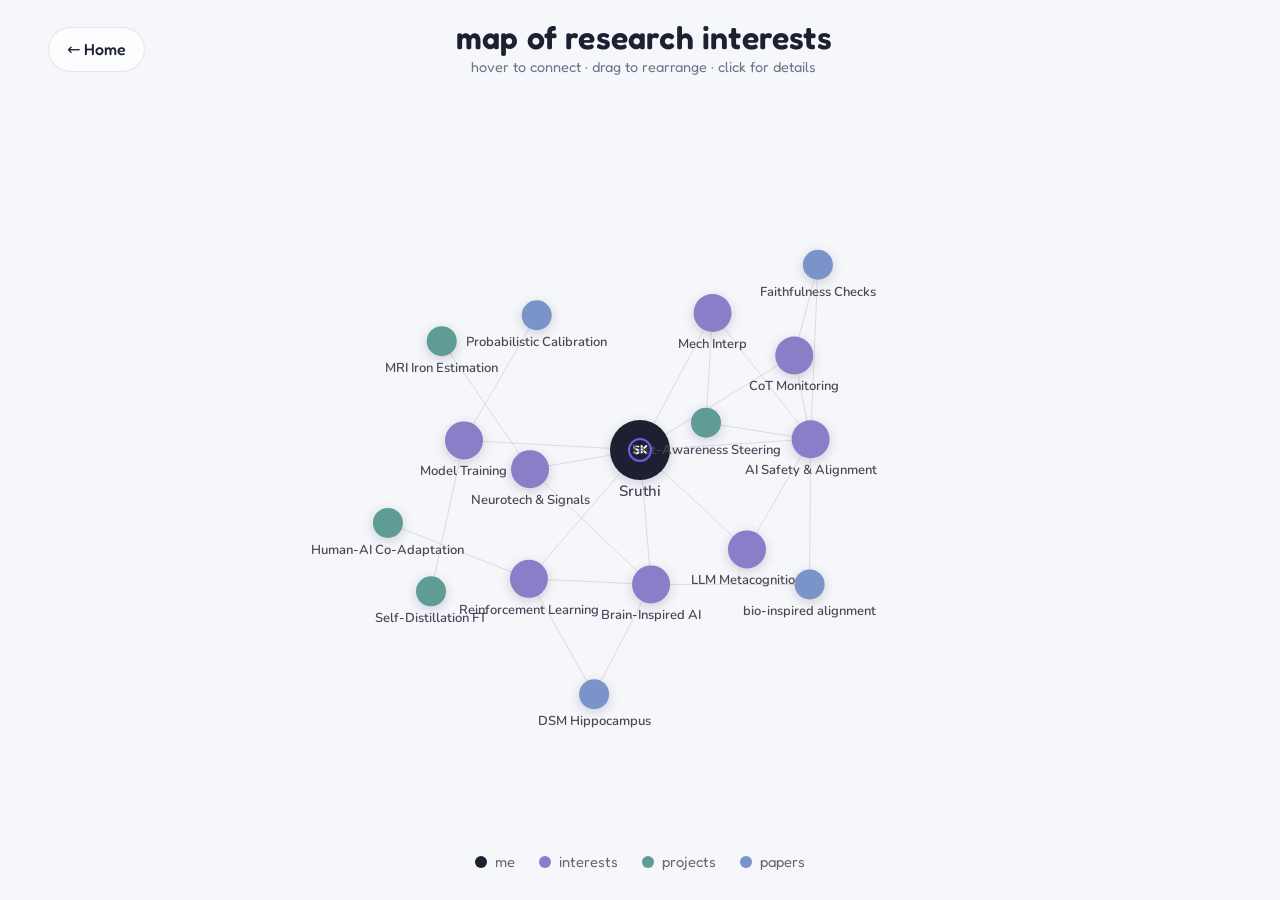
<file: research.html>
<!DOCTYPE html>
<html lang="en">
<head>
<meta charset="UTF-8"/>
<meta name="viewport" content="width=device-width, initial-scale=1.0"/>
<meta name="description" content="An interactive map of Sruthi Susan Kuriakose's research — interests, projects, and papers."/>
<title>Research · Sruthi Susan Kuriakose</title>
<link rel="preconnect" href="https://fonts.googleapis.com"/>
<link rel="preconnect" href="https://fonts.gstatic.com" crossorigin/>
<link href="https://fonts.googleapis.com/css2?family=Fredoka:wght@400;500;600;700&family=Nunito:wght@400;600;700&display=swap" rel="stylesheet"/>
<link rel="stylesheet" href="css/style.css"/>
</head>
<body class="research">
<div class="cursor" id="cursor"></div>

<canvas id="web"></canvas>

<div class="r-nav">
  <a href="index.html" class="r-back" data-mag>← Home</a>
  <div class="r-title">
    <h1>map of research interests</h1>
    <p>hover to connect · drag to rearrange · click for details</p>
  </div>
  <span style="width:90px"></span>
</div>

<div class="r-legend">
  <span><i class="d" style="background:#1C2030"></i>me</span>
  <span><i class="d" style="background:#8B7EC8"></i>interests</span>
  <span><i class="d" style="background:#5E9C95"></i>projects</span>
  <span><i class="d" style="background:#7A93C9"></i>papers</span>
</div>

<aside class="detail" id="detail">
  <div class="dtag" id="d-tag">Project</div>
  <h3 id="d-title">Title</h3>
  <p id="d-desc">Description</p>
  <a class="dlink" id="d-link" href="#" target="_blank" rel="noopener">Open ↗</a>
</aside>

<script src="js/web-of-work.js"></script>
<script src="js/main.js"></script>
</body>
</html>
</file>
<file: css/style.css>
/* ============================================================
   Sruthi Susan Kuriakose — clean, light, friendly portfolio
   ============================================================ */
:root{
  --cream:#F6F7FB;          /* cool off-white page background (not yellow) */
  --paper:#ffffff;
  --ink:#1C2030;            /* cool near-black */
  --muted:#6E7488;
  --soft:#9aa0b4;
  --coral:#6C5CE7;          /* primary accent — indigo (kept the var name for simplicity) */
  --teal:#14B8A6;
  --violet:#8C6BE4;
  --blue:#3B82F6;
  --line:rgba(28,32,48,.10);
  --line-2:rgba(28,32,48,.055);
  --amber:#FBE6A2;          /* reserved for award badges only */
  --font-display:'Fredoka',system-ui,sans-serif;
  --font-body:'Nunito',system-ui,sans-serif;
  --maxw:920px;
}
*{margin:0;padding:0;box-sizing:border-box;}
html{scroll-behavior:smooth;}
body{
  background:var(--cream);
  color:var(--ink);
  font-family:var(--font-body);
  font-weight:400;
  line-height:1.65;
  -webkit-font-smoothing:antialiased;
}
a{color:inherit;text-decoration:none;}
::selection{background:var(--coral);color:#fff;}
@media (hover:hover){body{cursor:none;}}

/* ---------- playful accents ---------- */
.cursor{position:fixed;top:0;left:0;width:24px;height:24px;border:2px solid var(--coral);border-radius:50%;
  pointer-events:none;z-index:9999;transform:translate(-50%,-50%);transition:width .2s,height .2s,background .2s,opacity .2s;}
.cursor.big{width:46px;height:46px;background:rgba(244,121,91,.12);}
@media (hover:none){.cursor{display:none;}}
#fx{position:fixed;inset:0;pointer-events:none;z-index:9998;}

/* ---------- nav (floating pill) ---------- */
.nav{position:sticky;top:14px;z-index:900;display:flex;align-items:center;justify-content:space-between;
  gap:18px;max-width:880px;margin:14px auto 0;padding:11px 12px 11px 22px;
  background:rgba(255,255,255,.72);backdrop-filter:blur(14px);
  border:1px solid var(--line);border-radius:40px;box-shadow:0 8px 30px rgba(43,45,66,.06);
  transition:box-shadow .3s,transform .3s;}
.nav.scrolled{box-shadow:0 12px 38px rgba(43,45,66,.12);}
@media(max-width:680px){.nav{margin-left:12px;margin-right:12px;}}
.nav .brand{font-family:var(--font-display);font-weight:600;font-size:1.15rem;letter-spacing:.3px;display:flex;align-items:center;gap:10px;}
.brand-dot{width:11px;height:11px;border-radius:50%;background:var(--coral);}
.nav-links{display:flex;gap:clamp(12px,2vw,26px);align-items:center;}
.nav-links a{font-family:var(--font-display);font-weight:400;font-size:.95rem;color:var(--muted);transition:color .25s;white-space:nowrap;}
.nav-links a:hover{color:var(--ink);}
.nav-links a.cta{color:var(--ink);border:1.5px solid var(--ink);padding:6px 16px;border-radius:30px;transition:background .25s,color .25s;}
.nav-links a.cta:hover{background:var(--ink);color:#fff;}
@media(max-width:680px){.nav-links a:not(.cta){display:none;}}

/* ---------- layout ---------- */
main{max-width:var(--maxw);margin:0 auto;padding:0 clamp(20px,5vw,32px);}
section{padding:clamp(54px,9vw,96px) 0;}
.eyebrow{font-family:var(--font-display);font-weight:500;letter-spacing:3px;text-transform:uppercase;
  font-size:.78rem;color:var(--coral);margin-bottom:18px;}
h1,h2,h3{font-family:var(--font-display);font-weight:600;letter-spacing:.2px;line-height:1.1;}
.sec-title{font-size:clamp(1.7rem,4.5vw,2.5rem);margin-bottom:8px;}
.sec-intro{color:var(--muted);margin-bottom:34px;max-width:60ch;}

/* ---------- hero ---------- */
.hero{display:grid;grid-template-columns:1fr auto;gap:40px;align-items:center;
  padding-top:clamp(40px,8vw,80px);padding-bottom:clamp(40px,7vw,70px);}
.hero h1{font-size:clamp(2.6rem,7vw,4.4rem);font-weight:700;letter-spacing:.5px;}
.hero .role{font-family:var(--font-display);color:var(--coral);font-size:clamp(1.05rem,2.4vw,1.35rem);margin-top:8px;}
.hero p.intro{color:var(--muted);font-size:1.12rem;margin-top:20px;max-width:50ch;}
.hero .now{font-family:var(--font-display);margin-top:16px;color:var(--muted);font-size:1.02rem;}
.hero .now b{color:var(--ink);font-weight:600;}
.hero-links{display:flex;flex-wrap:wrap;gap:12px;margin-top:26px;}
.chip{font-family:var(--font-display);font-weight:400;font-size:.92rem;border:1.5px solid var(--line);
  padding:9px 18px;border-radius:30px;color:var(--ink);transition:border-color .25s,background .25s,transform .25s;background:var(--paper);}
.chip:hover{border-color:var(--coral);transform:translateY(-2px);}
.chip.primary{background:var(--ink);color:#fff;border-color:var(--ink);}
.chip.primary:hover{background:var(--coral);border-color:var(--coral);}
.avatar{width:140px;height:140px;border-radius:50%;background:linear-gradient(135deg,#fff,#f1eef9);
  border:1.5px solid var(--line);display:flex;align-items:center;justify-content:center;
  font-family:var(--font-display);font-weight:600;font-size:2.6rem;color:var(--ink);box-shadow:0 16px 40px rgba(43,45,66,.07);}
@media(max-width:640px){.hero{grid-template-columns:1fr;}.avatar{display:none;}}

/* ---------- about / interests ---------- */
.about p{font-size:1.1rem;color:#544f60;max-width:62ch;}
.interest-grid{display:grid;grid-template-columns:repeat(2,1fr);gap:16px;margin-top:34px;}
@media(max-width:600px){.interest-grid{grid-template-columns:1fr;}}
.interest{background:var(--paper);border:1px solid var(--line);border-radius:18px;padding:24px 24px;
  transition:transform .3s,border-color .3s,box-shadow .3s;}
.interest:hover{transform:translateY(-4px);border-color:var(--line);box-shadow:0 16px 36px rgba(43,45,66,.07);}
.interest .ico{width:34px;height:34px;border-radius:10px;display:flex;align-items:center;justify-content:center;
  font-size:1.1rem;margin-bottom:14px;}
.interest h3{font-size:1.18rem;font-weight:600;margin-bottom:6px;}
.interest p{color:var(--muted);font-size:.97rem;}
.interest[data-modal]{cursor:pointer;}
.interest .more{display:inline-block;margin-top:10px;font-family:var(--font-display);font-weight:600;
  font-size:.82rem;color:var(--coral);opacity:0;transform:translateY(2px);transition:opacity .25s,transform .25s;}
.interest[data-modal]:hover .more{opacity:1;transform:none;}

/* ---------- publications (xiangyuqi-style) ---------- */
.pub{padding:26px 0;border-top:1px solid var(--line);}
.pub:last-child{border-bottom:1px solid var(--line);}
.pub h3{font-size:1.22rem;font-weight:600;line-height:1.3;color:var(--ink);}
.pub .venue{margin:8px 0;display:flex;flex-wrap:wrap;gap:8px;align-items:center;font-size:.95rem;color:var(--muted);font-family:var(--font-display);}
.badge{font-family:var(--font-display);font-weight:500;font-size:.82rem;padding:3px 10px;border-radius:8px;}
.badge.amber{background:var(--amber);color:#7a5b08;}
.badge.coral{background:rgba(108,92,231,.14);color:#4f3fcf;}
.badge.teal{background:rgba(20,184,166,.15);color:#0f766e;}
.authors{font-size:.98rem;color:#544f60;margin:6px 0 14px;}
.authors .me{font-weight:700;color:var(--ink);}
.btn-row{display:flex;flex-wrap:wrap;gap:9px;}
.lbtn{font-family:var(--font-display);font-weight:400;font-size:.88rem;border:1.5px solid var(--line);
  background:var(--paper);padding:6px 15px;border-radius:9px;color:var(--ink);cursor:pointer;
  transition:border-color .2s,background .2s,transform .2s;display:inline-flex;align-items:center;gap:6px;}
.lbtn:hover{border-color:var(--coral);background:rgba(108,92,231,.07);transform:translateY(-1px);}
.lbtn.abstract{border-color:var(--violet);color:#6a4ec9;}
.lbtn.abstract:hover{background:rgba(140,107,228,.08);}

/* ---------- news (jeknov-style) ---------- */
.news-list{max-height:340px;overflow-y:auto;padding-right:10px;
  -webkit-mask-image:linear-gradient(to bottom,transparent 0,#000 14px,#000 calc(100% - 14px),transparent 100%);
  mask-image:linear-gradient(to bottom,transparent 0,#000 14px,#000 calc(100% - 14px),transparent 100%);}
.news-list::-webkit-scrollbar{width:6px;}
.news-list::-webkit-scrollbar-thumb{background:var(--line-2);border-radius:3px;}
.news-list::-webkit-scrollbar-thumb:hover{background:var(--coral);}
.news-list{scrollbar-width:thin;scrollbar-color:var(--line-2) transparent;}
.news-list .reveal{opacity:1;transform:none;} /* clipped rows never trigger the scroll observer */
.news-row{display:grid;grid-template-columns:120px 1fr;gap:20px;padding:14px 0;border-bottom:1px solid var(--line-2);}
.news-row:last-child{border-bottom:none;}
.news-date{font-family:var(--font-display);font-weight:600;color:var(--ink);font-size:.95rem;padding-top:1px;}
.news-row p{color:#544f60;}
.news-row a{color:var(--coral);font-weight:600;}
.news-row a:hover{text-decoration:underline;}
@media(max-width:540px){.news-row{grid-template-columns:90px 1fr;gap:12px;}}

/* ---------- projects ---------- */
.proj-grid{display:grid;grid-template-columns:repeat(3,1fr);gap:16px;}
@media(max-width:760px){.proj-grid{grid-template-columns:repeat(2,1fr);}}
@media(max-width:480px){.proj-grid{grid-template-columns:1fr;}}
.proj{display:flex;flex-direction:column;background:var(--paper);border:1px solid var(--line);border-radius:16px;
  padding:20px;min-height:150px;transition:transform .3s,border-color .3s,box-shadow .3s;}
.proj:hover{transform:translateY(-4px);border-color:var(--coral);box-shadow:0 14px 32px rgba(43,45,66,.07);}
.proj h3{font-size:1.05rem;font-weight:600;margin-bottom:6px;}
.proj p{color:var(--muted);font-size:.9rem;flex-grow:1;}
.proj .ptag{font-family:var(--font-display);font-size:.78rem;color:var(--teal);margin-top:12px;}

/* ---------- skills (grouped pills) ---------- */
.skills-grid{display:grid;grid-template-columns:1fr 1fr;gap:16px;}
@media(max-width:600px){.skills-grid{grid-template-columns:1fr;}}
.skillcard{background:var(--paper);border:1px solid var(--line);border-radius:18px;padding:22px 24px;}
.skillcard h3{font-size:1.02rem;font-weight:600;margin-bottom:14px;}
.pills{display:flex;flex-wrap:wrap;gap:8px;}
.pill{font-family:var(--font-display);font-weight:400;font-size:.85rem;background:var(--cream);
  border:1px solid var(--line);padding:6px 13px;border-radius:30px;color:#4a4658;transition:border-color .2s,transform .2s,color .2s;}
.pill:hover{border-color:var(--coral);color:var(--ink);transform:translateY(-2px);}

/* ---------- contact / footer ---------- */
.contact{text-align:center;}
.contact .sec-title{margin-bottom:14px;}
.contact p{color:var(--muted);max-width:48ch;margin:0 auto 26px;}
.contact-links{display:flex;justify-content:center;flex-wrap:wrap;gap:14px;}
.footer{border-top:1px solid var(--line);padding:30px clamp(20px,5vw,32px);max-width:var(--maxw);margin:0 auto;
  display:flex;justify-content:space-between;flex-wrap:wrap;gap:10px;color:var(--soft);font-family:var(--font-display);font-size:.85rem;}

/* ---------- modal ---------- */
.modal{position:fixed;inset:0;z-index:1000;display:none;align-items:center;justify-content:center;padding:24px;}
.modal.open{display:flex;}
.modal-ov{position:absolute;inset:0;background:rgba(43,45,66,.42);backdrop-filter:blur(3px);animation:fade .25s;}
.modal-card{position:relative;background:var(--paper);border-radius:22px;max-width:560px;width:100%;padding:36px 36px 30px;
  box-shadow:0 30px 80px rgba(43,45,66,.25);animation:pop .3s cubic-bezier(.16,1,.3,1);max-height:85vh;overflow:auto;}
.modal-card .venue{margin:6px 0 14px;}
.modal-card h3{font-size:1.35rem;font-weight:600;line-height:1.3;padding-right:30px;}
.modal-card .abstract{color:#544f60;font-size:1rem;line-height:1.7;margin-bottom:20px;}
.modal-close{position:absolute;top:18px;right:18px;width:34px;height:34px;border-radius:50%;border:1.5px solid var(--line);
  background:var(--paper);font-size:1.1rem;color:var(--muted);cursor:pointer;display:flex;align-items:center;justify-content:center;}
.modal-close:hover{border-color:var(--coral);color:var(--coral);}
@keyframes fade{from{opacity:0;}}
@keyframes pop{from{opacity:0;transform:translateY(20px) scale(.97);}}

/* ---------- reveal ---------- */
.reveal{opacity:0;transform:translateY(26px);transition:opacity .8s cubic-bezier(.16,1,.3,1),transform .8s cubic-bezier(.16,1,.3,1);}
.reveal.in{opacity:1;transform:none;}

/* =========================================================
   research.html — the Web of Work
   ========================================================= */
body.research{overflow:hidden;height:100vh;}
.r-nav{position:fixed;top:0;left:0;right:0;z-index:10;display:flex;justify-content:space-between;align-items:center;
  padding:20px clamp(20px,5vw,48px);}
.r-back{font-family:var(--font-display);font-weight:500;color:var(--ink);display:inline-flex;gap:8px;align-items:center;
  background:rgba(255,255,255,.7);backdrop-filter:blur(6px);padding:8px 18px;border-radius:30px;border:1px solid var(--line);transition:transform .2s;}
.r-back:hover{transform:translateX(-3px);}
.r-title{text-align:center;pointer-events:none;}
.r-title h1{font-size:clamp(1.4rem,3vw,2rem);font-weight:600;}
.r-title p{font-family:var(--font-display);color:var(--muted);font-size:.9rem;}
#web{position:fixed;inset:0;}
.r-legend{position:fixed;bottom:26px;left:0;right:0;display:flex;gap:24px;justify-content:center;flex-wrap:wrap;
  font-family:var(--font-display);font-size:.92rem;color:#6b6577;z-index:10;pointer-events:none;}
.r-legend span{display:flex;align-items:center;gap:8px;}
.r-legend .d{width:12px;height:12px;border-radius:50%;}
.detail{position:fixed;top:50%;right:clamp(16px,4vw,48px);transform:translateY(-50%) translateX(20px);
  width:300px;background:var(--paper);border:1px solid var(--line);border-radius:20px;padding:26px 24px;
  box-shadow:0 24px 60px rgba(43,45,66,.16);z-index:11;opacity:0;pointer-events:none;transition:opacity .3s,transform .3s;}
.detail.show{opacity:1;transform:translateY(-50%) translateX(0);pointer-events:auto;}
.detail .dtag{font-family:var(--font-display);font-weight:500;font-size:.78rem;text-transform:uppercase;letter-spacing:1.5px;margin-bottom:10px;}
.detail h3{font-size:1.25rem;font-weight:600;margin-bottom:8px;}
.detail p{color:var(--muted);font-size:.95rem;margin-bottom:16px;}
.detail a.dlink{font-family:var(--font-display);font-weight:500;color:var(--ink);border:1.5px solid var(--ink);
  padding:7px 16px;border-radius:30px;display:inline-block;transition:background .2s,color .2s;}
.detail a.dlink:hover{background:var(--ink);color:#fff;}
@media(max-width:620px){.detail{right:16px;left:16px;width:auto;top:auto;bottom:80px;transform:translateY(20px);}
  .detail.show{transform:translateY(0);}}

@media (prefers-reduced-motion:reduce){
  *{animation:none!important;transition:none!important;}
  .reveal{opacity:1;transform:none;}
  html{scroll-behavior:auto;}
}
</file>
